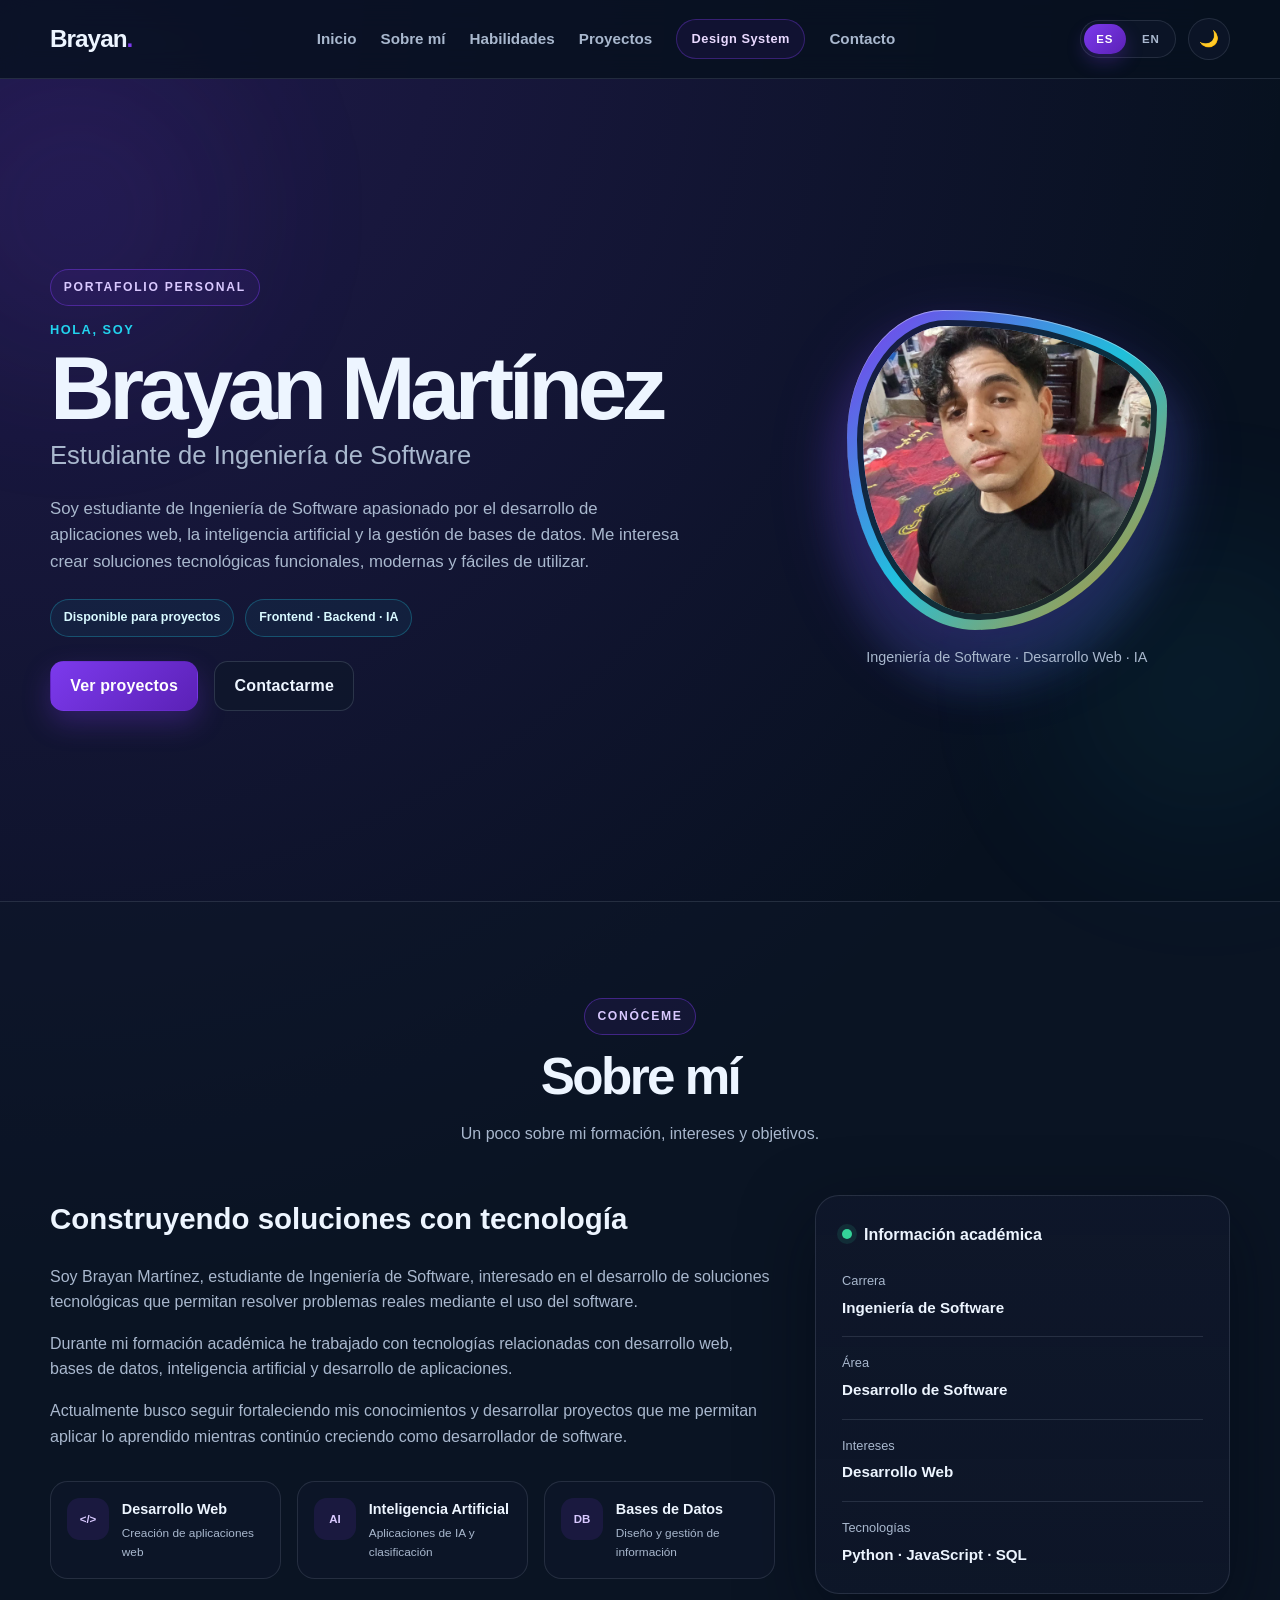
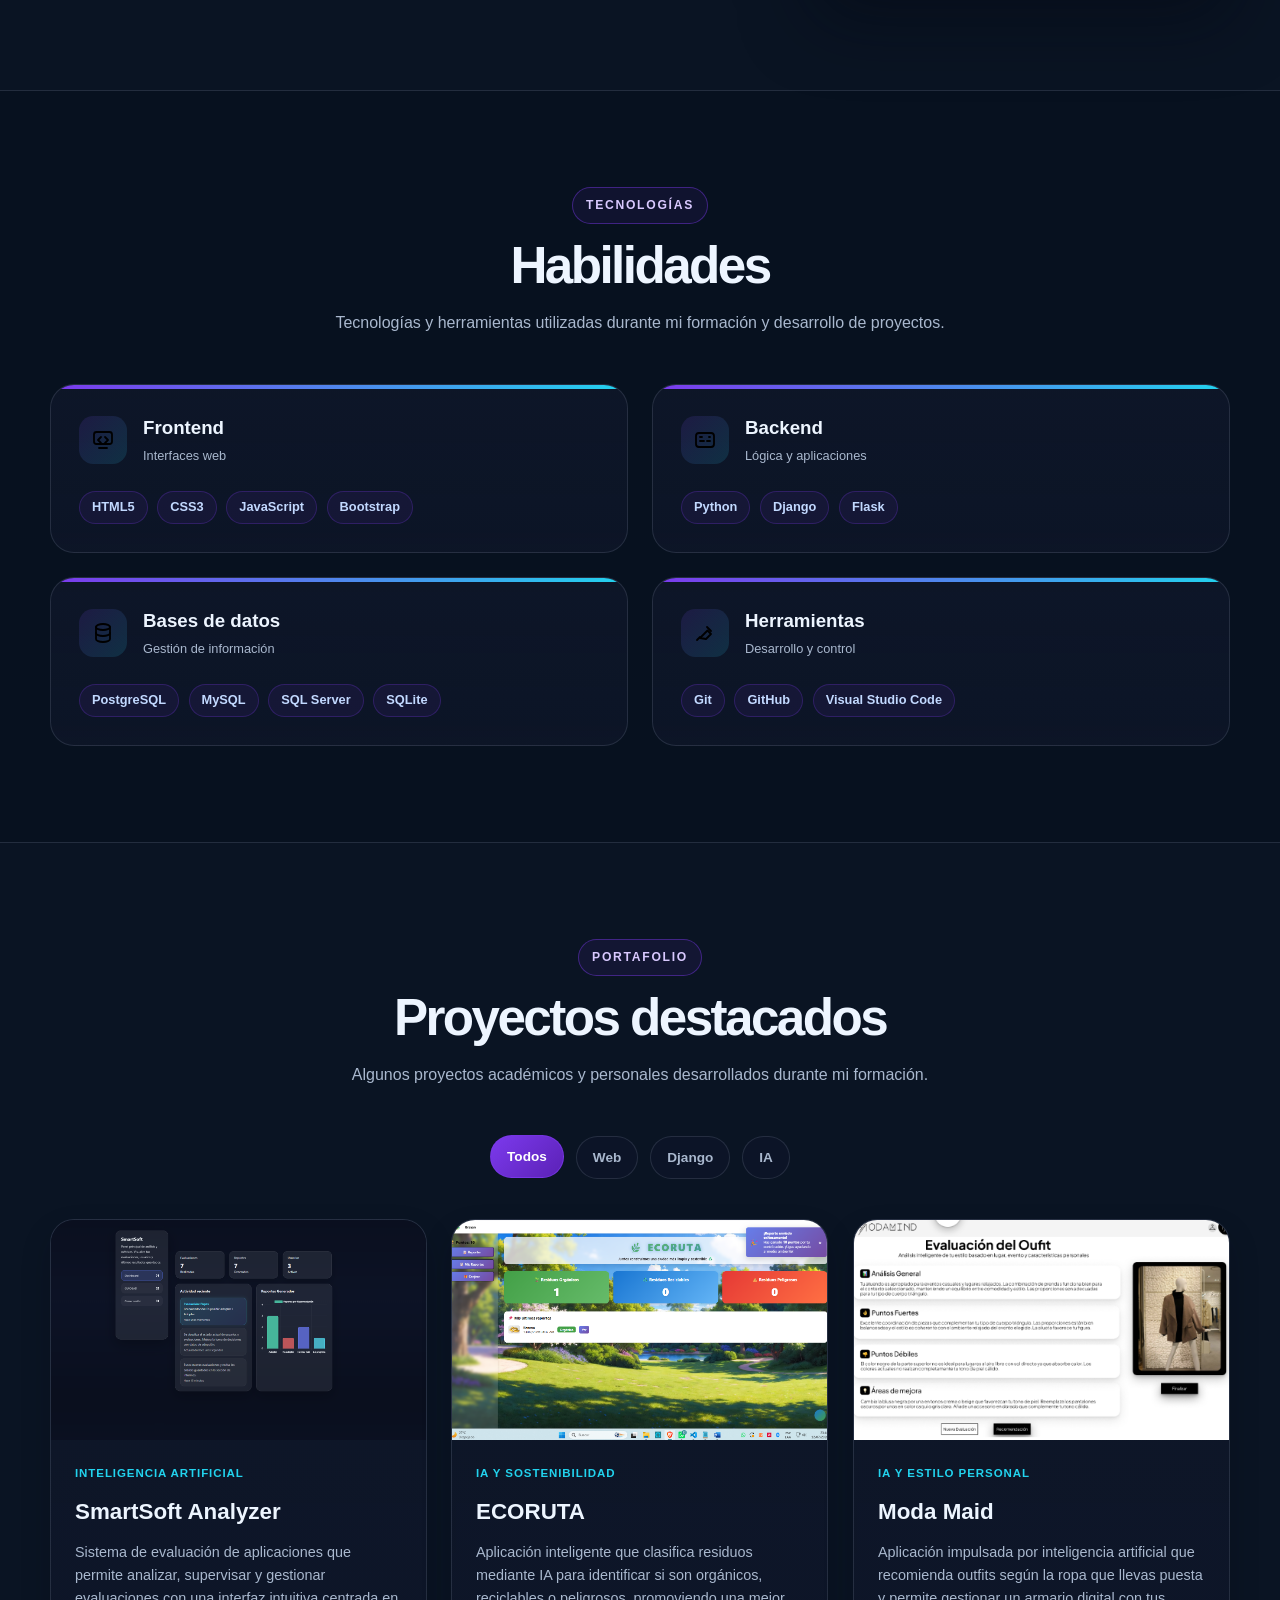
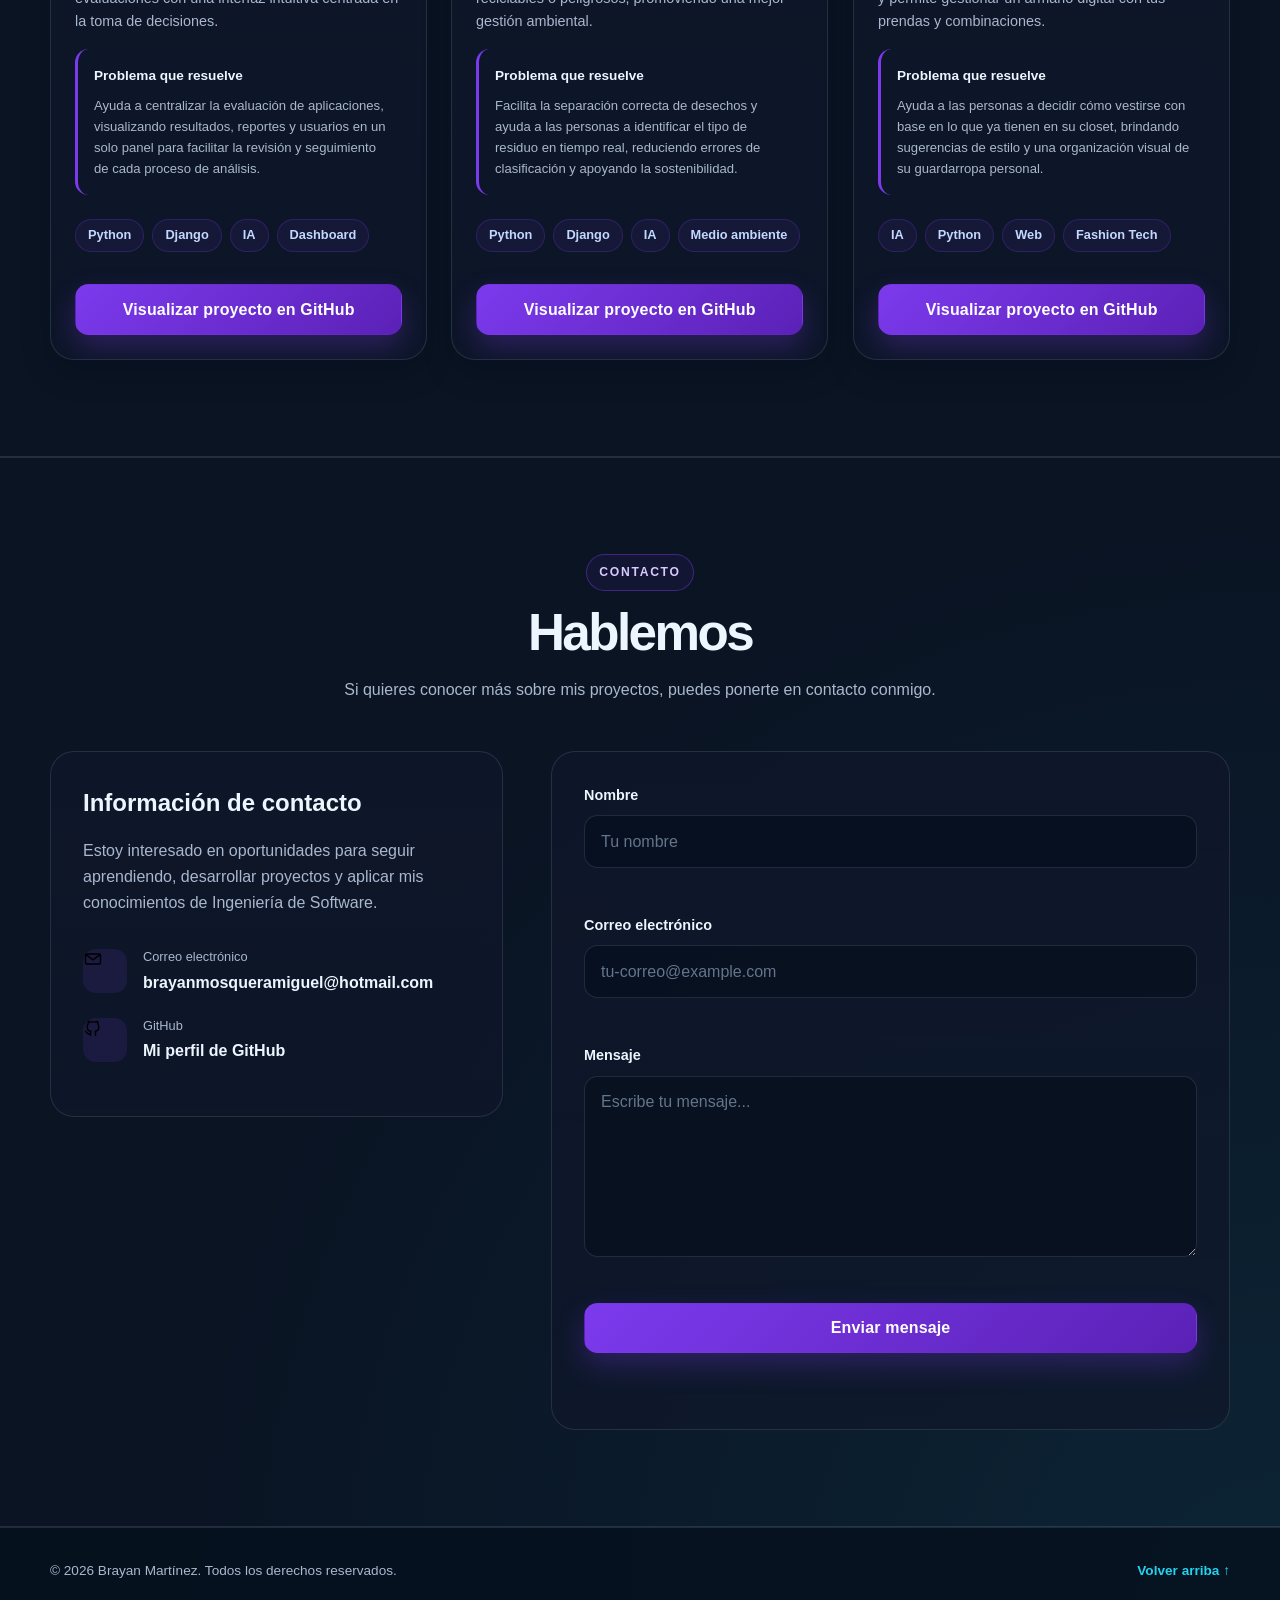
<file: index.html>
<!DOCTYPE html>
<html lang="es">

<head>
    <meta charset="UTF-8">

    <meta
        name="viewport"
        content="width=device-width, initial-scale=1.0"
    >

    <meta
        name="description"
        content="Portafolio profesional de Brayan Martínez, estudiante de Ingeniería de Software."
    >

    <meta
        name="author"
        content="Brayan Martínez"
    >

    <title>Brayan Martínez | Portafolio</title>

    <link
        rel="stylesheet"
        href="css/styles.css"
    >
</head>

<body>
    <header class="header">

        <div class="container navbar">

            <a
                href="#inicio"
                class="logo"
                aria-label="Ir al inicio"
            >
                Brayan<span>.</span>
            </a>

            <nav
                class="nav"
                aria-label="Navegación principal"
            >

                <button
                    id="menu-toggle"
                    class="menu-toggle"
                    aria-label="Abrir menú"
                    aria-expanded="false"
                    aria-controls="nav-list"
                    type="button"
                >
                    ☰
                </button>

                <ul
                    id="nav-list"
                    class="nav-list"
                >
                    <li>
                        <a href="#inicio" data-i18n="nav.home">Inicio</a>
                    </li>

                    <li>
                        <a href="#sobre-mi" data-i18n="nav.about">Sobre mí</a>
                    </li>

                    <li>
                        <a href="#skills" data-i18n="nav.skills">Habilidades</a>
                    </li>

                    <li>
                        <a href="#proyectos" data-i18n="nav.projects">Proyectos</a>
                    </li>

                    <li>
                        <button
                            id="design-system-toggle"
                            class="nav-design-toggle"
                            type="button"
                            aria-expanded="false"
                            aria-controls="design-system-panel"
                        >
                            Design System
                        </button>
                    </li>

                    <li>
                        <a href="#contacto" data-i18n="nav.contact">Contacto</a>
                    </li>
                </ul>

            </nav>

            <div class="toolbar-actions">
                <div class="lang-switch" aria-label="Selector de idioma">
                    <button class="lang-btn active" type="button" data-lang="es" aria-label="Cambiar a español">ES</button>
                    <button class="lang-btn" type="button" data-lang="en" aria-label="Switch to English">EN</button>
                </div>

                <button
                    id="theme-toggle"
                    class="theme-toggle"
                    type="button"
                    aria-label="Cambiar a modo claro"
                >
                    🌙
                </button>
            </div>

        </div>

    </header>


    <main>
        <section
            id="inicio"
            class="hero section"
        >

            <div class="container hero-content">

                <div class="hero-text">

                    <span class="section-tag" data-i18n="hero.tag">
                        PORTAFOLIO PERSONAL
                    </span>

                    <p class="hero-greeting" data-i18n="hero.greeting">
                        Hola, soy
                    </p>

                    <h1>
                        Brayan Martínez
                    </h1>

                    <h2 data-i18n="hero.subtitle">
                        Estudiante de Ingeniería de Software
                    </h2>

                    <p class="hero-description" data-i18n="hero.description">
                        Soy estudiante de Ingeniería de Software apasionado
                        por el desarrollo de aplicaciones web, la inteligencia
                        artificial y la gestión de bases de datos. Me interesa
                        crear soluciones tecnológicas funcionales, modernas
                        y fáciles de utilizar.
                    </p>

                    <div class="hero-meta" aria-label="Información rápida">
                        <span data-i18n="hero.meta.one">Disponible para proyectos</span>
                        <span data-i18n="hero.meta.two">Frontend · Backend · IA</span>
                    </div>

                    <div class="hero-actions">

                        <a
                            href="#proyectos"
                            class="btn btn-primary"
                            data-i18n="hero.button.primary"
                        >
                            Ver proyectos
                        </a>

                        <a
                            href="#contacto"
                            class="btn btn-secondary"
                            data-i18n="hero.button.secondary"
                        >
                            Contactarme
                        </a>

                    </div>

                </div>


                <figure class="hero-image">

                    <div class="profile-image-wrapper">

                        <img
                            src="img/Perfil.png"
                            alt="Foto de Brayan Martínez"
                        >

                    </div>

                    <figcaption>
                        Ingeniería de Software · Desarrollo Web · IA
                    </figcaption>

                </figure>

            </div>

        </section>

        <section
            id="sobre-mi"
            class="section section-alt"
        >

            <div class="container">

                <div class="section-header">

                    <span class="section-tag">
                        CONÓCEME
                    </span>

                    <h2>
                        Sobre mí
                    </h2>

                    <p>
                        Un poco sobre mi formación, intereses y objetivos.
                    </p>

                </div>


                <div class="about-grid">

                    <article class="about-content">

                        <div class="about-text">

                            <h3>
                                Construyendo soluciones con tecnología
                            </h3>

                            <p>
                                Soy Brayan Martínez, estudiante de Ingeniería
                                de Software, interesado en el desarrollo de
                                soluciones tecnológicas que permitan resolver
                                problemas reales mediante el uso del software.
                            </p>

                            <p>
                                Durante mi formación académica he trabajado
                                con tecnologías relacionadas con desarrollo
                                web, bases de datos, inteligencia artificial
                                y desarrollo de aplicaciones.
                            </p>

                            <p>
                                Actualmente busco seguir fortaleciendo mis
                                conocimientos y desarrollar proyectos que me
                                permitan aplicar lo aprendido mientras
                                continúo creciendo como desarrollador
                                de software.
                            </p>


                            <div class="about-highlights">

                                <article class="highlight-item">
                                    <span class="highlight-icon">
                                        &lt;/&gt;
                                    </span>

                                    <div>
                                        <strong>
                                            Desarrollo Web
                                        </strong>

                                        <span>
                                            Creación de aplicaciones web
                                        </span>
                                    </div>
                                </article>


                                <article class="highlight-item">
                                    <span class="highlight-icon">
                                        AI
                                    </span>

                                    <div>
                                        <strong>
                                            Inteligencia Artificial
                                        </strong>

                                        <span>
                                            Aplicaciones de IA y clasificación
                                        </span>
                                    </div>
                                </article>


                                <article class="highlight-item">
                                    <span class="highlight-icon">
                                        DB
                                    </span>

                                    <div>
                                        <strong>
                                            Bases de Datos
                                        </strong>

                                        <span>
                                            Diseño y gestión de información
                                        </span>
                                    </div>
                                </article>

                            </div>

                        </div>

                    </article>


                    <aside class="about-card">

                        <div class="about-card-header">
                            <span class="status-dot"></span>

                            <span>
                                Información académica
                            </span>
                        </div>

                        <div class="about-info">

                            <div class="info-item">
                                <span class="info-label">
                                    Carrera
                                </span>

                                <strong>
                                    Ingeniería de Software
                                </strong>
                            </div>


                            <div class="info-item">
                                <span class="info-label">
                                    Área
                                </span>

                                <strong>
                                    Desarrollo de Software
                                </strong>
                            </div>


                            <div class="info-item">
                                <span class="info-label">
                                    Intereses
                                </span>

                                <strong>
                                    Desarrollo Web
                                </strong>
                            </div>


                            <div class="info-item">
                                <span class="info-label">
                                    Tecnologías
                                </span>

                                <strong>
                                    Python · JavaScript · SQL
                                </strong>
                            </div>

                        </div>

                    </aside>

                </div>

            </div>

        </section>

        <section
            id="skills"
            class="section"
        >

            <div class="container">

                <div class="section-header">

                    <span class="section-tag">
                        TECNOLOGÍAS
                    </span>

                    <h2>
                        Habilidades
                    </h2>

                    <p>
                        Tecnologías y herramientas utilizadas durante
                        mi formación y desarrollo de proyectos.
                    </p>

                </div>


                <div class="skills-grid">

                    <article class="skill-category">

                        <div class="skill-category-header">
                            <span class="category-icon">
                                <img src="icon/frontend.svg" alt="Icono frontend" width="24" height="24">
                            </span>

                            <div>
                                <h3>
                                    Frontend
                                </h3>

                                <p>
                                    Interfaces web
                                </p>
                            </div>
                        </div>

                        <div class="skill-list">

                            <span class="skill-badge">
                                HTML5
                            </span>

                            <span class="skill-badge">
                                CSS3
                            </span>

                            <span class="skill-badge">
                                JavaScript
                            </span>

                            <span class="skill-badge">
                                Bootstrap
                            </span>

                        </div>

                    </article>


                    <article class="skill-category">

                        <div class="skill-category-header">
                            <span class="category-icon">
                                <img src="icon/backend.svg" alt="Icono backend" width="24" height="24">
                            </span>

                            <div>
                                <h3>
                                    Backend
                                </h3>

                                <p>
                                    Lógica y aplicaciones
                                </p>
                            </div>
                        </div>

                        <div class="skill-list">

                            <span class="skill-badge">
                                Python
                            </span>

                            <span class="skill-badge">
                                Django
                            </span>

                            <span class="skill-badge">
                                Flask
                            </span>

                        </div>

                    </article>


                    <article class="skill-category">

                        <div class="skill-category-header">
                            <span class="category-icon">
                                <img src="icon/database.svg" alt="Icono de bases de datos" width="24" height="24">
                            </span>

                            <div>
                                <h3>
                                    Bases de datos
                                </h3>

                                <p>
                                    Gestión de información
                                </p>
                            </div>
                        </div>

                        <div class="skill-list">

                            <span class="skill-badge">
                                PostgreSQL
                            </span>

                            <span class="skill-badge">
                                MySQL
                            </span>

                            <span class="skill-badge">
                                SQL Server
                            </span>

                            <span class="skill-badge">
                                SQLite
                            </span>

                        </div>

                    </article>


                    <article class="skill-category">

                        <div class="skill-category-header">
                            <span class="category-icon">
                                <img src="icon/tools.svg" alt="Icono de herramientas" width="24" height="24">
                            </span>

                            <div>
                                <h3>
                                    Herramientas
                                </h3>

                                <p>
                                    Desarrollo y control
                                </p>
                            </div>
                        </div>

                        <div class="skill-list">

                            <span class="skill-badge">
                                Git
                            </span>

                            <span class="skill-badge">
                                GitHub
                            </span>

                            <span class="skill-badge">
                                Visual Studio Code
                            </span>

                        </div>

                    </article>

                </div>

            </div>

        </section>

        <section
            id="proyectos"
            class="section section-alt"
        >

            <div class="container">

                <div class="section-header">

                    <span class="section-tag">
                        PORTAFOLIO
                    </span>

                    <h2>
                        Proyectos destacados
                    </h2>

                    <p>
                        Algunos proyectos académicos y personales
                        desarrollados durante mi formación.
                    </p>

                </div>


                <div
                    class="project-filters"
                    aria-label="Filtrar proyectos"
                >

                    <button
                        class="filter-btn active"
                        type="button"
                        data-filter="all"
                    >
                        Todos
                    </button>

                    <button
                        class="filter-btn"
                        type="button"
                        data-filter="web"
                    >
                        Web
                    </button>

                    <button
                        class="filter-btn"
                        type="button"
                        data-filter="django"
                    >
                        Django
                    </button>

                    <button
                        class="filter-btn"
                        type="button"
                        data-filter="ia"
                    >
                        IA
                    </button>

                </div>


                <div class="projects-grid">

                    <article
                        class="project-card"
                        data-category="ia django"
                    >

                        <figure class="project-image">

                            <img
                                src="img/Proyecto1.png"
                                alt="Dashboard de SmartSoft Analyzer"
                            >

                        </figure>


                        <div class="project-content">

                            <span class="project-category">
                                Inteligencia Artificial
                            </span>

                            <h3>
                                SmartSoft Analyzer
                            </h3>

                            <p>
                                Sistema de evaluación de aplicaciones que permite
                                analizar, supervisar y gestionar evaluaciones con
                                una interfaz intuitiva centrada en la toma de decisiones.
                            </p>


                            <div class="project-problem">

                                <strong>
                                    Problema que resuelve
                                </strong>

                                <p>
                                    Ayuda a centralizar la evaluación de aplicaciones,
                                    visualizando resultados, reportes y usuarios en un
                                    solo panel para facilitar la revisión y seguimiento
                                    de cada proceso de análisis.
                                </p>

                            </div>


                            <div class="project-technologies">

                                <span class="skill-badge">
                                    Python
                                </span>

                                <span class="skill-badge">
                                    Django
                                </span>

                                <span class="skill-badge">
                                    IA
                                </span>

                                <span class="skill-badge">
                                    Dashboard
                                </span>

                            </div>


                            <div class="project-links">

                                <a
                                    href="https://github.com/BrayanMartinez67/SmartSoft-Analyzer"
                                    class="btn btn-primary"
                                    target="_blank"
                                    rel="noopener noreferrer"
                                >
                                    Visualizar proyecto en GitHub
                                </a>

                            </div>

                        </div>

                    </article>


                    <article
                        class="project-card"
                        data-category="web django ia"
                    >

                        <figure class="project-image">

                            <img
                                src="img/Proyecto2.png"
                                alt="Interfaz de ECORUTA"
                            >

                        </figure>


                        <div class="project-content">

                            <span class="project-category">
                                IA y Sostenibilidad
                            </span>

                            <h3>
                                ECORUTA
                            </h3>

                            <p>
                                Aplicación inteligente que clasifica residuos mediante IA
                                para identificar si son orgánicos, reciclables o peligrosos,
                                promoviendo una mejor gestión ambiental.
                            </p>


                            <div class="project-problem">

                                <strong>
                                    Problema que resuelve
                                </strong>

                                <p>
                                    Facilita la separación correcta de desechos y ayuda a
                                    las personas a identificar el tipo de residuo en tiempo real,
                                    reduciendo errores de clasificación y apoyando la sostenibilidad.
                                </p>

                            </div>


                            <div class="project-technologies">

                                <span class="skill-badge">
                                    Python
                                </span>

                                <span class="skill-badge">
                                    Django
                                </span>

                                <span class="skill-badge">
                                    IA
                                </span>

                                <span class="skill-badge">
                                    Medio ambiente
                                </span>

                            </div>


                            <div class="project-links">

                                <a
                                    href="https://github.com/BrayanMartinez67/ECURUTA"
                                    class="btn btn-primary"
                                    target="_blank"
                                    rel="noopener noreferrer"
                                >
                                    Visualizar proyecto en GitHub
                                </a>

                            </div>

                        </div>

                    </article>


                    <article
                        class="project-card"
                        data-category="web ia"
                    >

                        <figure class="project-image">

                            <img
                                src="img/Proyecto%203.png"
                                alt="Ilustración de Moda Maid"
                            >

                        </figure>


                        <div class="project-content">

                            <span class="project-category">
                                IA y Estilo Personal
                            </span>

                            <h3>
                                Moda Maid
                            </h3>

                            <p>
                                Aplicación impulsada por inteligencia artificial que recomienda
                                outfits según la ropa que llevas puesta y permite gestionar un
                                armario digital con tus prendas y combinaciones.
                            </p>


                            <div class="project-problem">

                                <strong>
                                    Problema que resuelve
                                </strong>

                                <p>
                                    Ayuda a las personas a decidir cómo vestirse con base en lo
                                    que ya tienen en su closet, brindando sugerencias de estilo y
                                    una organización visual de su guardarropa personal.
                                </p>

                            </div>


                            <div class="project-technologies">

                                <span class="skill-badge">
                                    IA
                                </span>

                                <span class="skill-badge">
                                    Python
                                </span>

                                <span class="skill-badge">
                                    Web
                                </span>

                                <span class="skill-badge">
                                    Fashion Tech
                                </span>

                            </div>


                            <div class="project-links">

                                <a
                                    href="https://github.com/BrayanMartinez67/Moda-Maind_Martinez_Guerrero_Ledesma"
                                    class="btn btn-primary"
                                    target="_blank"
                                    rel="noopener noreferrer"
                                >
                                    Visualizar proyecto en GitHub
                                </a>

                            </div>

                        </div>

                    </article>

                </div>

            </div>

        </section>
        <section
            id="contacto"
            class="section section-alt"
        >

            <div class="container">

                <div class="section-header">

                    <span class="section-tag">
                        CONTACTO
                    </span>

                    <h2>
                        Hablemos
                    </h2>

                    <p>
                        Si quieres conocer más sobre mis proyectos,
                        puedes ponerte en contacto conmigo.
                    </p>

                </div>


                <div class="contact-grid">

                    <aside class="contact-info">

                        <h3>
                            Información de contacto
                        </h3>

                        <p>
                            Estoy interesado en oportunidades para seguir
                            aprendiendo, desarrollar proyectos y aplicar
                            mis conocimientos de Ingeniería de Software.
                        </p>


                        <div class="contact-item">

                            <span class="contact-icon">
                                <img src="icon/email.svg" alt="Correo electrónico" width="20" height="20">
                            </span>

                            <div>

                                <span>
                                    Correo electrónico
                                </span>

                                <a href="mailto:brayanmosqueramiguel@hotmail.com">
                                    brayanmosqueramiguel@hotmail.com
                                </a>

                            </div>

                        </div>


                        <div class="contact-item">

                            <span class="contact-icon">
                                <img src="icon/github.svg" alt="GitHub" width="20" height="20">
                            </span>

                            <div>

                                <span>
                                    GitHub
                                </span>

                                <a
                                    href="https://github.com/BrayanMartinez67"
                                    target="_blank"
                                    rel="noopener noreferrer"
                                >
                                    Mi perfil de GitHub
                                </a>

                            </div>

                        </div>

                    </aside>


                    <div class="contact-form-wrapper">

                        <form
                            id="contact-form"
                            class="contact-form"
                            novalidate
                        >

                            <div class="form-group">

                                <label for="nombre">
                                    Nombre
                                </label>

                                <input
                                    type="text"
                                    id="nombre"
                                    name="nombre"
                                    placeholder="Tu nombre"
                                    autocomplete="name"
                                    required
                                >

                                <small
                                    id="nombre-error"
                                    class="form-error"
                                ></small>

                            </div>


                            <div class="form-group">

                                <label for="email">
                                    Correo electrónico
                                </label>

                                <input
                                    type="email"
                                    id="email"
                                    name="email"
                                    placeholder="tu-correo@example.com"
                                    autocomplete="email"
                                    required
                                >

                                <small
                                    id="email-error"
                                    class="form-error"
                                ></small>

                            </div>


                            <div class="form-group">

                                <label for="mensaje">
                                    Mensaje
                                </label>

                                <textarea
                                    id="mensaje"
                                    name="mensaje"
                                    rows="6"
                                    placeholder="Escribe tu mensaje..."
                                    required
                                ></textarea>

                                <small
                                    id="mensaje-error"
                                    class="form-error"
                                ></small>

                            </div>


                            <button
                                type="submit"
                                class="btn btn-primary btn-submit"
                            >
                                Enviar mensaje
                            </button>


                            <p
                                id="form-message"
                                class="form-message"
                                role="status"
                                aria-live="polite"
                            ></p>

                        </form>

                    </div>

                </div>

            </div>

        </section>

    </main>

    <div id="design-system-panel" class="design-system-panel" aria-hidden="true">
        <div class="design-system-backdrop" data-close="true"></div>

        <aside class="design-system-card" role="dialog" aria-modal="true" aria-labelledby="design-system-title">
            <div class="design-system-header">
                <div>
                    <span class="section-tag">DESIGN SYSTEM</span>
                    <h3 id="design-system-title">Sistema de diseño</h3>
                </div>

                <button id="design-system-close" class="design-system-close" type="button" aria-label="Cerrar panel">
                    ✕
                </button>
            </div>

            <div class="design-system-scroll">
                <article class="design-block">
                    <div class="design-block-header">
                        <h3>Paleta de colores</h3>
                        <p>Colores principales utilizados en la interfaz.</p>
                    </div>

                    <div class="color-grid">
                        <div class="color-card">
                            <div class="color-preview color-primary"></div>
                            <strong>Primary</strong>
                            <span>#2563EB</span>
                        </div>

                        <div class="color-card">
                            <div class="color-preview color-primary-dark"></div>
                            <strong>Primary Dark</strong>
                            <span>#1D4ED8</span>
                        </div>

                        <div class="color-card">
                            <div class="color-preview color-secondary"></div>
                            <strong>Secondary</strong>
                            <span>#7C3AED</span>
                        </div>

                        <div class="color-card">
                            <div class="color-preview color-background"></div>
                            <strong>Background</strong>
                            <span>#0F172A</span>
                        </div>

                        <div class="color-card">
                            <div class="color-preview color-surface"></div>
                            <strong>Surface</strong>
                            <span>#1E293B</span>
                        </div>

                        <div class="color-card">
                            <div class="color-preview color-success"></div>
                            <strong>Success</strong>
                            <span>#22C55E</span>
                        </div>
                    </div>
                </article>

                <article class="design-block">
                    <div class="design-block-header">
                        <h3>Tipografía</h3>
                        <p>Jerarquía visual utilizada en el portafolio.</p>
                    </div>

                    <div class="typography-demo">
                        <h1>Heading 1</h1>
                        <h2>Heading 2</h2>
                        <h3>Heading 3</h3>
                        <p>Este es un ejemplo de texto normal utilizado para contenido descriptivo.</p>
                        <p class="text-muted">Este es un texto secundario con menor contraste.</p>
                        <a href="#contacto">Ejemplo de enlace</a>
                    </div>
                </article>

                <article class="design-block">
                    <div class="design-block-header">
                        <h3>Escala de espaciado</h3>
                        <p>Sistema de separación utilizado para mantener consistencia visual.</p>
                    </div>

                    <div class="spacing-demo">
                        <div class="spacing-item">
                            <span>XS</span>
                            <div class="spacing-box spacing-xs"></div>
                            <small>0.25rem</small>
                        </div>

                        <div class="spacing-item">
                            <span>SM</span>
                            <div class="spacing-box spacing-sm"></div>
                            <small>0.5rem</small>
                        </div>

                        <div class="spacing-item">
                            <span>MD</span>
                            <div class="spacing-box spacing-md"></div>
                            <small>1rem</small>
                        </div>

                        <div class="spacing-item">
                            <span>LG</span>
                            <div class="spacing-box spacing-lg"></div>
                            <small>2rem</small>
                        </div>

                        <div class="spacing-item">
                            <span>XL</span>
                            <div class="spacing-box spacing-xl"></div>
                            <small>4rem</small>
                        </div>
                    </div>
                </article>

                <article class="design-block">
                    <div class="design-block-header">
                        <h3>Componentes reutilizables</h3>
                        <p>Componentes utilizados en diferentes partes del portafolio.</p>
                    </div>

                    <div class="components-demo">
                        <div class="component-example">
                            <h4>Botones</h4>
                            <div class="component-row">
                                <button class="btn btn-primary" type="button">Botón primario</button>
                                <button class="btn btn-secondary" type="button">Botón secundario</button>
                            </div>
                        </div>

                        <div class="component-example">
                            <h4>Skill Badge</h4>
                            <div class="component-row">
                                <span class="skill-badge">JavaScript</span>
                                <span class="skill-badge">Python</span>
                                <span class="skill-badge">Django</span>
                            </div>
                        </div>

                        <div class="component-example">
                            <h4>Input</h4>
                            <label for="demo-input">Nombre</label>
                            <input type="text" id="demo-input" placeholder="Escribe tu nombre" />
                        </div>

                        <div class="component-example">
                            <h4>Textarea</h4>
                            <label for="demo-textarea">Mensaje</label>
                            <textarea id="demo-textarea" rows="4" placeholder="Escribe un mensaje"></textarea>
                        </div>
                    </div>
                </article>
            </div>
        </aside>
    </div>

    <footer class="footer">

        <div class="container footer-content">

            <p>
                © 2026 Brayan Martínez. Todos los derechos reservados.
            </p>

            <a href="#inicio">
                Volver arriba ↑
            </a>

        </div>

    </footer>

    <button
        id="back-to-top"
        class="back-to-top"
        type="button"
        aria-label="Volver al inicio"
    >
        ↑
    </button>


    <script src="js/script.js"></script>

</body>

</html>
</file>
<file: css/styles.css>
:root {
  --bg: #07111f;
  --bg-alt: #0d1728;
  --panel: rgba(15, 23, 42, 0.82);
  --panel-strong: rgba(17, 24, 39, 0.96);
  --text: #edf5ff;
  --muted: #a9b8ce;
  --primary: #7c3aed;
  --primary-strong: #5b21b6;
  --secondary: #22d3ee;
  --accent: #f59e0b;
  --border: rgba(148, 163, 184, 0.18);
  --success: #34d399;
  --danger: #f87171;
  --shadow: 0 24px 70px rgba(3, 7, 18, 0.5);
  --radius-sm: 0.85rem;
  --radius-md: 1.1rem;
  --radius-lg: 1.5rem;
  --container: 1180px;
}

* { box-sizing: border-box; margin: 0; padding: 0; }
html { scroll-behavior: smooth; scroll-padding-top: 90px; }
body {
  font-family: Arial, Helvetica, sans-serif;
  line-height: 1.6;
  color: var(--text);
  background:
    radial-gradient(circle at top left, rgba(124, 58, 237, 0.22), transparent 26%),
    radial-gradient(circle at bottom right, rgba(34, 211, 238, 0.18), transparent 22%),
    var(--bg);
  overflow-x: hidden;
}
body::before, body::after {
  content: "";
  position: fixed;
  inset: auto;
  width: 280px; height: 280px;
  border-radius: 50%;
  filter: blur(100px);
  z-index: -1;
  opacity: 0.45;
}
body::before { top: 8%; left: -5%; background: rgba(124, 58, 237, 0.28); }
body::after { right: -5%; bottom: 8%; background: rgba(34, 211, 238, 0.18); }
img { display: block; max-width: 100%; }
a { color: inherit; text-decoration: none; }
ul { list-style: none; }
button, input, textarea { font: inherit; }
button { cursor: pointer; }
:focus-visible { outline: 3px solid var(--secondary); outline-offset: 3px; }
.reveal {
  opacity: 0;
  transform: translateY(28px);
  transition: opacity 0.7s ease, transform 0.7s ease, box-shadow 0.35s ease;
  will-change: transform, opacity;
}
.reveal.visible {
  opacity: 1;
  transform: translateY(0);
}
.container { width: min(100% - 2rem, var(--container)); margin-inline: auto; }
.section { padding: 6rem 0; }
.section-alt { background: rgba(15, 23, 42, 0.52); border-top: 1px solid var(--border); border-bottom: 1px solid var(--border); }
.section-header { max-width: 720px; margin: 0 auto 3rem; text-align: center; }
.section-tag {
  display: inline-flex; align-items: center; justify-content: center;
  padding: 0.5rem 0.8rem; margin-bottom: 0.85rem;
  border: 1px solid rgba(124, 58, 237, 0.44);
  border-radius: 999px; background: rgba(124, 58, 237, 0.08); color: #d9c9ff;
  font-size: 0.76rem; font-weight: 800; letter-spacing: 0.14em; text-transform: uppercase;
}
.section-header h2 { margin-bottom: 1rem; font-size: clamp(2.1rem, 4vw, 3.2rem); line-height: 1.1; letter-spacing: -0.05em; }
.section-header p { color: var(--muted); font-size: 1rem; }

.header {
  position: sticky; top: 0; z-index: 1000;
  background: rgba(7, 17, 31, 0.8); border-bottom: 1px solid var(--border);
  backdrop-filter: blur(14px); -webkit-backdrop-filter: blur(14px);
}
.navbar { min-height: 78px; display: flex; align-items: center; justify-content: space-between; gap: 1rem; }
.logo { font-size: 1.52rem; font-weight: 900; letter-spacing: -0.04em; }
.logo span { color: var(--primary); }
.nav { display: flex; align-items: center; }
.nav-list { display: flex; align-items: center; gap: 1.5rem; }
.nav-list a {
  position: relative; padding: 0.5rem 0; color: var(--muted); font-size: 0.95rem; font-weight: 700;
  transition: color 0.28s ease;
}
.nav-list a::after {
  content: ""; position: absolute; left: 0; bottom: -0.08rem; width: 0; height: 2px;
  background: linear-gradient(90deg, var(--primary), var(--secondary)); border-radius: 999px; transition: width 0.28s ease;
}
.nav-list a:hover { color: var(--text); }
.nav-list a:hover::after { width: 100%; }
.nav-design-toggle {
  border: 1px solid rgba(124,58,237,0.35);
  border-radius: 999px;
  padding: 0.52rem 0.9rem;
  background: rgba(124,58,237,0.08);
  color: #e9d9ff;
  font-size: 0.8rem;
  font-weight: 800;
  letter-spacing: 0.04em;
  transition: transform 0.28s ease, border-color 0.28s ease, background-color 0.28s ease;
}
.nav-design-toggle:hover,
.nav-design-toggle[aria-expanded="true"] {
  background: linear-gradient(135deg, var(--primary), var(--primary-strong));
  border-color: rgba(124,58,237,0.85);
  color: #fff;
  transform: translateY(-1px);
}
.menu-toggle { display: none; border: 0; background: transparent; color: var(--text); font-size: 1.5rem; }
.toolbar-actions {
  display: flex; align-items: center; gap: 0.75rem;
}
.lang-switch {
  display: inline-flex; align-items: center; gap: 0.25rem; padding: 0.2rem; border: 1px solid var(--border); border-radius: 999px; background: rgba(15, 23, 42, 0.7);
}
.lang-btn {
  min-width: 42px; height: 30px; padding: 0 0.7rem; border: 0; border-radius: 999px; background: transparent; color: var(--muted); font-size: 0.72rem; font-weight: 800; letter-spacing: 0.08em; transition: all 0.25s ease;
}
.lang-btn.active {
  background: linear-gradient(135deg, var(--primary), var(--primary-strong)); color: #fff; box-shadow: 0 8px 18px rgba(124, 58, 237, 0.26);
}
.theme-toggle {
  width: 42px; height: 42px; display: grid; place-items: center; border: 1px solid var(--border); border-radius: 50%;
  background: rgba(15, 23, 42, 0.7); color: var(--text); transition: transform 0.28s ease, border-color 0.28s ease, box-shadow 0.28s ease;
}
.theme-toggle:hover {
  transform: rotate(16deg) scale(1.05); border-color: rgba(124, 58, 237, 0.8); box-shadow: 0 0 0 5px rgba(124, 58, 237, 0.08);
}

.hero { min-height: calc(100vh - 78px); display: flex; align-items: center; }
.hero-content { display: grid; grid-template-columns: 1.2fr 0.8fr; align-items: center; gap: 4rem; }
.hero-text { animation: fadeUp 0.8s ease both; }
.hero-greeting { margin-bottom: 0.5rem; color: var(--secondary); text-transform: uppercase; letter-spacing: 0.12em; font-size: 0.8rem; font-weight: 700; }
.hero h1 { margin-bottom: 0.4rem; font-size: clamp(3.1rem, 7vw, 5.7rem); letter-spacing: -0.06em; line-height: 0.9; }
.hero h2 { margin-bottom: 1.2rem; color: var(--muted); font-size: clamp(1.2rem, 2vw, 1.9rem); font-weight: 500; }
.hero-description { max-width: 640px; margin-bottom: 1.4rem; color: var(--muted); font-size: 1.05rem; }
.hero-meta { display: flex; flex-wrap: wrap; gap: 0.7rem; margin-bottom: 1.5rem; }
.hero-meta span {
  display: inline-flex; align-items: center; padding: 0.5rem 0.8rem; border: 1px solid rgba(34, 211, 238, 0.28);
  border-radius: 999px; background: rgba(34, 211, 238, 0.06); color: #d8f9ff; font-size: 0.78rem; font-weight: 700;
}
.hero-actions { display: flex; flex-wrap: wrap; gap: 1rem; }
.hero-image { position: relative; text-align: center; animation: fadeUp 0.8s 0.12s ease both; }
.hero-image::before {
  content: ""; position: absolute; inset: 5% 10% -6% 10%; border-radius: 30% 70% 60% 40% / 40% 30% 70% 60%;
  background: linear-gradient(135deg, rgba(124, 58, 237, 0.18), rgba(34, 211, 238, 0.12)); filter: blur(18px); z-index: 0;
}
.profile-image-wrapper {
  position: relative; z-index: 1; width: min(320px, 75vw); aspect-ratio: 1; margin-inline: auto; padding: 10px;
  border-radius: 30% 70% 60% 40% / 40% 30% 70% 60%; background: linear-gradient(135deg, rgba(124,58,237,1), rgba(34,211,238,0.9), rgba(245,158,11,0.86));
  box-shadow: 0 30px 80px rgba(124, 58, 237, 0.22), inset 0 1px 0 rgba(255,255,255,0.4);
  animation: floatImage 7s ease-in-out infinite;
}
.profile-image-wrapper img {
  width: 100%; height: 100%; object-fit: cover; border-radius: 30% 70% 60% 40% / 40% 30% 70% 60%; border: 6px solid rgba(7, 17, 31, 0.82); box-shadow: inset 0 0 0 1px rgba(255,255,255,0.32);
}
.hero-image figcaption { position: relative; z-index: 1; margin-top: 1rem; color: var(--muted); font-size: 0.9rem; }

.btn {
  position: relative; overflow: hidden; isolation: isolate; display: inline-flex; align-items: center; justify-content: center; min-height: 46px; padding: 0.72rem 1.2rem;
  border: 1px solid transparent; border-radius: var(--radius-sm); font-weight: 800; letter-spacing: 0.01em; transition: transform 0.28s ease, box-shadow 0.28s ease, background-color 0.28s ease, border-color 0.28s ease;
}
.btn::before {
  content: ""; position: absolute; inset: 0; background: linear-gradient(120deg, transparent 15%, rgba(255,255,255,0.28), transparent 55%);
  transform: translateX(-120%); transition: transform 0.7s ease;
}
.btn:hover { transform: translateY(-2px); }
.btn:hover::before { transform: translateX(120%); }
.btn-primary {
  background: linear-gradient(135deg, var(--primary), var(--primary-strong)); color: white; box-shadow: 0 12px 28px rgba(124, 58, 237, 0.28);
}
.btn-primary:hover { box-shadow: 0 16px 36px rgba(124, 58, 237, 0.38); }
.btn-secondary { border-color: rgba(148, 163, 184, 0.22); background: rgba(15, 23, 42, 0.65); color: var(--text); }
.btn-secondary:hover { border-color: rgba(124, 58, 237, 0.6); background: rgba(124, 58, 237, 0.08); box-shadow: 0 12px 26px rgba(124, 58, 237, 0.12); }

.about-grid { display: grid; grid-template-columns: 1.4fr 0.8fr; gap: 2.5rem; align-items: start; }
.about-text h3 { margin-bottom: 1.35rem; font-size: clamp(1.5rem, 2.3vw, 2rem); }
.about-text p { margin-bottom: 1rem; color: var(--muted); }
.about-highlights { display: grid; grid-template-columns: repeat(3, 1fr); gap: 1rem; margin-top: 2rem; }
.highlight-item {
  display: flex; gap: 0.8rem; padding: 1rem; border: 1px solid var(--border); border-radius: var(--radius-md);
  background: rgba(15, 23, 42, 0.62); transition: transform 0.28s ease, border-color 0.28s ease;
}
.highlight-item:hover { transform: translateY(-4px); border-color: rgba(124, 58, 237, 0.5); }
.highlight-icon {
  min-width: 42px; height: 42px; display: grid; place-items: center; border-radius: 0.8rem; background: rgba(124, 58, 237, 0.12);
  color: #d9c9ff; font-size: 0.72rem; font-weight: 800;
}
.highlight-item strong { display: block; margin-bottom: 0.2rem; font-size: 0.9rem; }
.highlight-item span:last-child { display: block; color: var(--muted); font-size: 0.74rem; }

.about-card {
  padding: 1.6rem; border: 1px solid var(--border); border-radius: var(--radius-lg); background: linear-gradient(180deg, rgba(15, 23, 42, 0.92), rgba(15, 23, 42, 0.74)); box-shadow: var(--shadow);
}
.about-card-header { display: flex; align-items: center; gap: 0.75rem; margin-bottom: 1.5rem; font-weight: 700; }
.status-dot { width: 10px; height: 10px; border-radius: 50%; background: var(--success); box-shadow: 0 0 0 5px rgba(52, 211, 153, 0.12); }
.about-info { display: grid; gap: 1rem; }
.info-item { padding-bottom: 1rem; border-bottom: 1px solid var(--border); }
.info-item:last-child { border-bottom: 0; padding-bottom: 0; }
.info-label { display: block; margin-bottom: 0.2rem; color: var(--muted); font-size: 0.8rem; }
.info-item strong { font-size: 0.95rem; }

.skills-grid { display: grid; grid-template-columns: repeat(2, 1fr); gap: 1.5rem; }
.skill-category {
  position: relative; padding: 1.75rem; border: 1px solid var(--border); border-radius: var(--radius-lg);
  background: linear-gradient(180deg, rgba(15, 23, 42, 0.82), rgba(15, 23, 42, 0.7)); transition: transform 0.28s ease, border-color 0.28s ease, box-shadow 0.28s ease; overflow: hidden;
}
.skill-category::before { content: ""; position: absolute; inset: 0 0 auto 0; height: 4px; background: linear-gradient(90deg, var(--primary), var(--secondary)); }
.skill-category:hover { transform: translateY(-6px); border-color: rgba(124, 58, 237, 0.42); box-shadow: 0 24px 50px rgba(124, 58, 237, 0.12); }
.skill-category-header { display: flex; align-items: center; gap: 1rem; margin-bottom: 1.5rem; }
.category-icon {
  width: 48px; height: 48px; display: grid; place-items: center; flex-shrink: 0; border-radius: 0.9rem; background: linear-gradient(135deg, rgba(124,58,237,0.14), rgba(34,211,238,0.14)); color: #d9c9ff; font-size: 0.8rem; font-weight: 800;
}
.category-icon img {
  width: 24px; height: 24px; object-fit: contain; display: block;
}
.skill-category h3 { margin-bottom: 0.2rem; }
.skill-category-header p { color: var(--muted); font-size: 0.8rem; }
.skill-list { display: flex; flex-wrap: wrap; gap: 0.6rem; }
.skill-badge {
  display: inline-flex; align-items: center; min-height: 32px; padding: 0.35rem 0.75rem; border: 1px solid rgba(124, 58, 237, 0.25);
  border-radius: 999px; background: rgba(124, 58, 237, 0.08); color: #c2d9ff; font-size: 0.8rem; font-weight: 700;
}

.project-filters { display: flex; flex-wrap: wrap; justify-content: center; gap: 0.75rem; margin-bottom: 2.5rem; }
.filter-btn {
  padding: 0.6rem 1rem; border: 1px solid var(--border); border-radius: 999px; background: rgba(15, 23, 42, 0.6); color: var(--muted);
  font-size: 0.85rem; font-weight: 700; transition: transform 0.28s ease, border-color 0.28s ease, background-color 0.28s ease, color 0.28s ease;
}
.filter-btn:hover, .filter-btn.active {
  border-color: rgba(124, 58, 237, 0.7); background: linear-gradient(135deg, var(--primary), var(--primary-strong)); color: white; transform: translateY(-1px);
}
.projects-grid { display: grid; grid-template-columns: repeat(3, 1fr); gap: 1.5rem; }
.project-card {
  display: flex; flex-direction: column; overflow: hidden; border: 1px solid var(--border); border-radius: var(--radius-lg);
  background: linear-gradient(180deg, rgba(15, 23, 42, 0.82), rgba(15, 23, 42, 0.7)); transition: transform 0.28s ease, border-color 0.28s ease, box-shadow 0.28s ease;
  box-shadow: 0 14px 30px rgba(2,6,23,0.18);
}
.project-card:hover { transform: translateY(-8px); border-color: rgba(124, 58, 237, 0.52); box-shadow: 0 26px 60px rgba(124, 58, 237, 0.18); }
.project-image { height: 220px; overflow: hidden; background: rgba(15, 23, 42, 0.8); }
.project-image img { width: 100%; height: 100%; object-fit: cover; transition: transform 0.55s ease; }
.project-card:hover .project-image img { transform: scale(1.05); }
.project-content { flex: 1; display: flex; flex-direction: column; padding: 1.5rem; }
.project-category { display: inline-block; margin-bottom: 0.7rem; color: var(--secondary); font-size: 0.72rem; font-weight: 800; letter-spacing: 0.08em; text-transform: uppercase; }
.project-content h3 { margin-bottom: 0.7rem; font-size: 1.4rem; }
.project-content > p { color: var(--muted); font-size: 0.9rem; }
.project-problem { margin: 1rem 0; padding: 1rem; border-left: 3px solid var(--primary); border-radius: var(--radius-sm); background: rgba(15, 23, 42, 0.7); }
.project-problem strong { display: block; margin-bottom: 0.5rem; color: var(--text); font-size: 0.85rem; }
.project-problem p { margin: 0; color: var(--muted); font-size: 0.82rem; line-height: 1.6; }
.project-technologies { display: flex; flex-wrap: wrap; gap: 0.5rem; margin: 0.5rem 0 1rem; }
.project-links { display: flex; flex-wrap: wrap; gap: 0.75rem; margin-top: auto; padding-top: 1rem; }
.project-links .btn { flex: 1; min-width: 110px; }

.design-block { margin-bottom: 3rem; padding: 2rem; border: 1px solid var(--border); border-radius: var(--radius-lg); background: linear-gradient(180deg, rgba(15, 23, 42, 0.82), rgba(15, 23, 42, 0.7)); }
.design-block-header { margin-bottom: 1.5rem; }
.design-block-header h3 { margin-bottom: 0.4rem; font-size: 1.45rem; }
.design-block-header p { color: var(--muted); font-size: 0.9rem; }
.color-grid { display: grid; grid-template-columns: repeat(6, 1fr); gap: 1rem; }
.color-card { overflow: hidden; border: 1px solid var(--border); border-radius: var(--radius-md); background: rgba(15, 23, 42, 0.7); }
.color-preview { height: 90px; }
.color-card strong, .color-card span { display: block; padding-inline: 0.75rem; }
.color-card strong { padding-top: 0.75rem; font-size: 0.8rem; }
.color-card span { padding-top: 0.2rem; padding-bottom: 0.75rem; color: var(--muted); font-size: 0.7rem; }
.color-primary { background: #2563eb; }
.color-primary-dark { background: #1d4ed8; }
.color-secondary { background: #7c3aed; }
.color-background { background: #0f172a; }
.color-surface { background: #1e293b; }
.color-success { background: #22c55e; }
.typography-demo { display: grid; gap: 1rem; }
.typography-demo h1 { font-size: 3rem; }
.typography-demo h2 { font-size: 2rem; }
.typography-demo h3 { font-size: 1.5rem; }
.text-muted { color: var(--muted); }
.typography-demo a { color: #93c5fd; text-decoration: underline; }
.spacing-demo { display: flex; align-items: end; justify-content: space-between; flex-wrap: wrap; gap: 2rem; }
.spacing-item { display: flex; flex-direction: column; align-items: center; gap: 0.5rem; }
.spacing-item > span { font-weight: 700; }
.spacing-item small { color: var(--muted); }
.spacing-box { width: 50px; background: var(--primary); border-radius: 4px; }
.spacing-xs { height: 8px; }
.spacing-sm { height: 16px; }
.spacing-md { height: 32px; }
.spacing-lg { height: 64px; }
.spacing-xl { height: 120px; }
.components-demo { display: grid; grid-template-columns: repeat(2,1fr); gap: 1.5rem; }
.component-example { padding: 1.5rem; border: 1px solid var(--border); border-radius: var(--radius-md); background: rgba(7, 17, 31, 0.85); }
.component-example h4 { margin-bottom: 1rem; }
.component-row { display: flex; flex-wrap: wrap; align-items: center; gap: 0.75rem; }
.component-example label { display: block; margin-bottom: 0.5rem; font-size: 0.85rem; font-weight: 600; }
.component-example input, .component-example textarea { width: 100%; padding: 0.75rem; border: 1px solid var(--border); border-radius: var(--radius-sm); background: rgba(15, 23, 42, 0.68); color: var(--text); outline: none; }
.component-example input:focus, .component-example textarea:focus { border-color: var(--primary); box-shadow: 0 0 0 3px rgba(124, 58, 237, 0.12); }

.contact-grid { display: grid; grid-template-columns: 0.8fr 1.2fr; gap: 3rem; align-items: start; }
.contact-info, .contact-form-wrapper { padding: 2rem; border: 1px solid var(--border); border-radius: var(--radius-lg); background: linear-gradient(180deg, rgba(15, 23, 42, 0.82), rgba(15, 23, 42, 0.7)); }
.contact-info h3 { margin-bottom: 1rem; font-size: 1.5rem; }
.contact-info > p { margin-bottom: 2rem; color: var(--muted); }
.contact-item { display: flex; align-items: center; gap: 1rem; margin-bottom: 1.25rem; }
.contact-icon { width: 44px; height: 44px; display: grid; place-items: center; flex-shrink: 0; border-radius: 0.8rem; background: rgba(124, 58, 237, 0.12); color: #d9c9ff; font-size: 0.75rem; font-weight: 800; }
.contact-icon img {
  width: 20px; height: 20px; object-fit: contain; display: block;
}
.contact-item span { display: block; color: var(--muted); font-size: 0.8rem; }
.contact-item a { display: inline-block; margin-top: 0.15rem; color: var(--text); font-weight: 700; word-break: break-word; }
.contact-item a:hover { color: var(--primary); }
.contact-form { display: grid; gap: 1.25rem; }
.form-group { display: grid; gap: 0.5rem; }
.form-group label { font-size: 0.9rem; font-weight: 700; }
.form-group input, .form-group textarea {
  width: 100%; padding: 0.8rem 1rem; border: 1px solid var(--border); border-radius: var(--radius-sm); background: rgba(7, 17, 31, 0.82); color: var(--text); resize: vertical; outline: none; transition: border-color 0.28s ease, box-shadow 0.28s ease;
}
.form-group input::placeholder, .form-group textarea::placeholder { color: #64748b; }
.form-group input:focus, .form-group textarea:focus { border-color: rgba(124, 58, 237, 0.7); box-shadow: 0 0 0 3px rgba(124, 58, 237, 0.12); }
.form-error { min-height: 18px; color: var(--danger); font-size: 0.8rem; }
.form-message { min-height: 24px; font-size: 0.9rem; font-weight: 700; }
.btn-submit { width: 100%; }

.footer { padding: 2rem 0; background: rgba(7, 17, 31, 0.94); border-top: 1px solid var(--border); }
.footer-content { display: flex; align-items: center; justify-content: space-between; gap: 1rem; }
.footer p { color: var(--muted); font-size: 0.85rem; }
.footer a { color: var(--secondary); font-size: 0.85rem; font-weight: 700; }
.footer a:hover { text-decoration: underline; }

.design-system-panel {
  position: fixed;
  inset: 0;
  display: grid;
  place-items: center;
  opacity: 0;
  visibility: hidden;
  pointer-events: none;
  z-index: 1200;
  transition: opacity 0.25s ease, visibility 0.25s ease;
}
.design-system-panel.active {
  opacity: 1;
  visibility: visible;
  pointer-events: auto;
}
.design-system-backdrop {
  position: absolute;
  inset: 0;
  background: rgba(2, 6, 23, 0.72);
  backdrop-filter: blur(5px);
}
.design-system-card {
  position: relative;
  width: min(900px, calc(100% - 2rem));
  max-height: 80vh;
  background: linear-gradient(180deg, rgba(15,23,42,0.98), rgba(15,23,42,0.95));
  border: 1px solid var(--border);
  border-radius: var(--radius-lg);
  box-shadow: var(--shadow);
  overflow: hidden;
}
.design-system-header {
  display: flex;
  align-items: center;
  justify-content: space-between;
  gap: 1rem;
  padding: 1.25rem 1.5rem 1rem;
  border-bottom: 1px solid var(--border);
  background: rgba(124,58,237,0.08);
}
.design-system-header h3 {
  margin: 0;
  font-size: clamp(1.5rem, 2vw, 2rem);
}
.design-system-close {
  width: 42px;
  height: 42px;
  border: 1px solid var(--border);
  border-radius: 50%;
  background: rgba(15, 23, 42, 0.7);
  color: var(--text);
  font-size: 1.2rem;
}
.design-system-scroll {
  max-height: calc(80vh - 92px);
  overflow-y: auto;
  padding: 1.25rem 1.5rem 1.5rem;
}
.back-to-top {
  position: fixed; right: 1.5rem; bottom: 1.5rem; width: 46px; height: 46px; display: grid; place-items: center; border: 0;
  border-radius: 50%; background: linear-gradient(135deg, var(--primary), var(--secondary)); color: white; font-size: 1.25rem; opacity: 0; visibility: hidden; transform: translateY(20px); transition: opacity 0.28s ease, visibility 0.28s ease, transform 0.28s ease; z-index: 1000; box-shadow: 0 18px 35px rgba(124, 58, 237, 0.28);
}
.back-to-top.visible { opacity: 1; visibility: visible; transform: translateY(0); }

body.light-theme {
  --bg: #f6f8fc; --bg-alt: #eef4ff; --panel: rgba(255,255,255,0.9); --text: #111827; --muted: #475569; --border: rgba(148, 163, 184, 0.35);
  background: radial-gradient(circle at top left, rgba(124, 58, 237, 0.12), transparent 24%), radial-gradient(circle at bottom right, rgba(34, 211, 238, 0.12), transparent 20%), var(--bg);
}
body.light-theme .header { background: rgba(255,255,255,0.8); }
body.light-theme .section-alt { background: rgba(248,250,252,0.8); }
body.light-theme .nav-list a { color: var(--muted); }
body.light-theme .nav-list a:hover { color: var(--text); }
body.light-theme .nav-design-toggle {
  background: rgba(124,58,237,0.06);
  border-color: rgba(124,58,237,0.2);
  color: #4c1d95;
}
body.light-theme .nav-design-toggle:hover,
body.light-theme .nav-design-toggle[aria-expanded="true"] {
  background: linear-gradient(135deg, var(--primary), var(--primary-strong));
  color: #fff;
}
body.light-theme .section-tag,
body.light-theme .hero-meta span,
body.light-theme .skill-badge,
body.light-theme .highlight-icon,
body.light-theme .contact-icon,
body.light-theme .lang-switch {
  background: rgba(124,58,237,0.06); border-color: rgba(124,58,237,0.18); color: #3f3db6;
}
body.light-theme .project-problem,
body.light-theme .highlight-item,
body.light-theme .skill-category,
body.light-theme .project-card,
body.light-theme .design-block,
body.light-theme .design-system-card,
body.light-theme .contact-info,
body.light-theme .contact-form-wrapper,
body.light-theme .about-card,
body.light-theme .form-group input,
body.light-theme .form-group textarea,
body.light-theme .component-example input,
body.light-theme .component-example textarea,
body.light-theme .theme-toggle,
body.light-theme .lang-switch {
  background: rgba(255,255,255,0.94); color: var(--text); box-shadow: 0 10px 30px rgba(15, 23, 42, 0.06);
}
body.light-theme .design-system-backdrop { background: rgba(15, 23, 42, 0.38); }
body.light-theme .design-system-header { background: rgba(124,58,237,0.06); border-color: rgba(124,58,237,0.16); }
body.light-theme .design-system-close {
  background: rgba(255,255,255,0.9);
  border-color: rgba(148,163,184,0.35);
  color: var(--text);
}
body.light-theme .project-problem { border-left-color: #7c3aed; }
body.light-theme .btn-secondary { background: rgba(255,255,255,0.9); color: var(--text); }
body.light-theme .form-group input, body.light-theme .form-group textarea, body.light-theme .component-example input, body.light-theme .component-example textarea { border-color: rgba(148,163,184,0.35); }
body.light-theme .contact-item a { color: #111827; }
body.light-theme .contact-item a:hover { color: #5b21b6; }
body.light-theme .theme-toggle,
body.light-theme .lang-switch { border-color: rgba(148,163,184,0.35); }
body.light-theme .lang-btn { color: var(--muted); }
body.light-theme .lang-btn.active { color: #fff; }

@keyframes fadeUp { from { opacity: 0; transform: translateY(22px); } to { opacity: 1; transform: translateY(0); } }
@keyframes floatImage {
  0%, 100% { transform: translateY(0px); }
  50% { transform: translateY(-8px); }
}

@media (max-width: 1000px) {
  .hero-content { gap: 3rem; }
  .about-grid { grid-template-columns: 1fr; }
  .about-highlights { grid-template-columns: repeat(3, 1fr); }
  .projects-grid { grid-template-columns: repeat(2,1fr); }
  .color-grid { grid-template-columns: repeat(3,1fr); }
  .contact-grid { grid-template-columns: 1fr; }
}
@media (max-width: 850px) {
  .menu-toggle { display: block; }
  .nav-list {
    position: absolute; top: 78px; left: 0; right: 0; display: none; flex-direction: column; align-items: stretch; gap: 0; padding: 1rem;
    border: 1px solid var(--border); border-radius: 0 0 var(--radius-md) var(--radius-md); background: rgba(15,23,42,0.94); box-shadow: var(--shadow);
  }
  .nav-list.active { display: flex; }
  .nav-list li { width: 100%; }
  .nav-list a { display: block; padding: 0.85rem; }
  .nav-list a::after { display: none; }
  .hero-content { grid-template-columns: 1fr; text-align: center; }
  .hero-description { margin-inline: auto; }
  .hero-meta, .hero-actions { justify-content: center; }
  .hero-image { order: -1; }
  .about-highlights { grid-template-columns: 1fr; }
  .components-demo { grid-template-columns: 1fr; }
}
@media (max-width: 600px) {
  .container { width: min(100% - 1.25rem, var(--container)); }
  .section { padding: 4rem 0; }
  .hero { min-height: auto; padding-top: 4rem; padding-bottom: 4rem; }
  .hero h1 { font-size: clamp(2.7rem, 15vw, 4rem); }
  .hero h2 { font-size: 1.15rem; }
  .hero-actions { flex-direction: column; }
  .hero-actions .btn { width: 100%; }
  .profile-image-wrapper { width: 230px; }
  .skills-grid, .projects-grid { grid-template-columns: 1fr; }
  .project-links { flex-direction: column; }
  .project-links .btn { width: 100%; }
  .design-block { padding: 1.25rem; }
  .color-grid { grid-template-columns: repeat(2,1fr); }
  .contact-info, .contact-form-wrapper { padding: 1.25rem; }
  .footer-content { flex-direction: column; text-align: center; }
  .back-to-top { right: 1rem; bottom: 1rem; }
}
@media (prefers-reduced-motion: reduce) {
  html { scroll-behavior: auto; }
  *, *::before, *::after { animation-duration: 0.01ms !important; animation-iteration-count: 1 !important; transition-duration: 0.01ms !important; }
}
</file>
